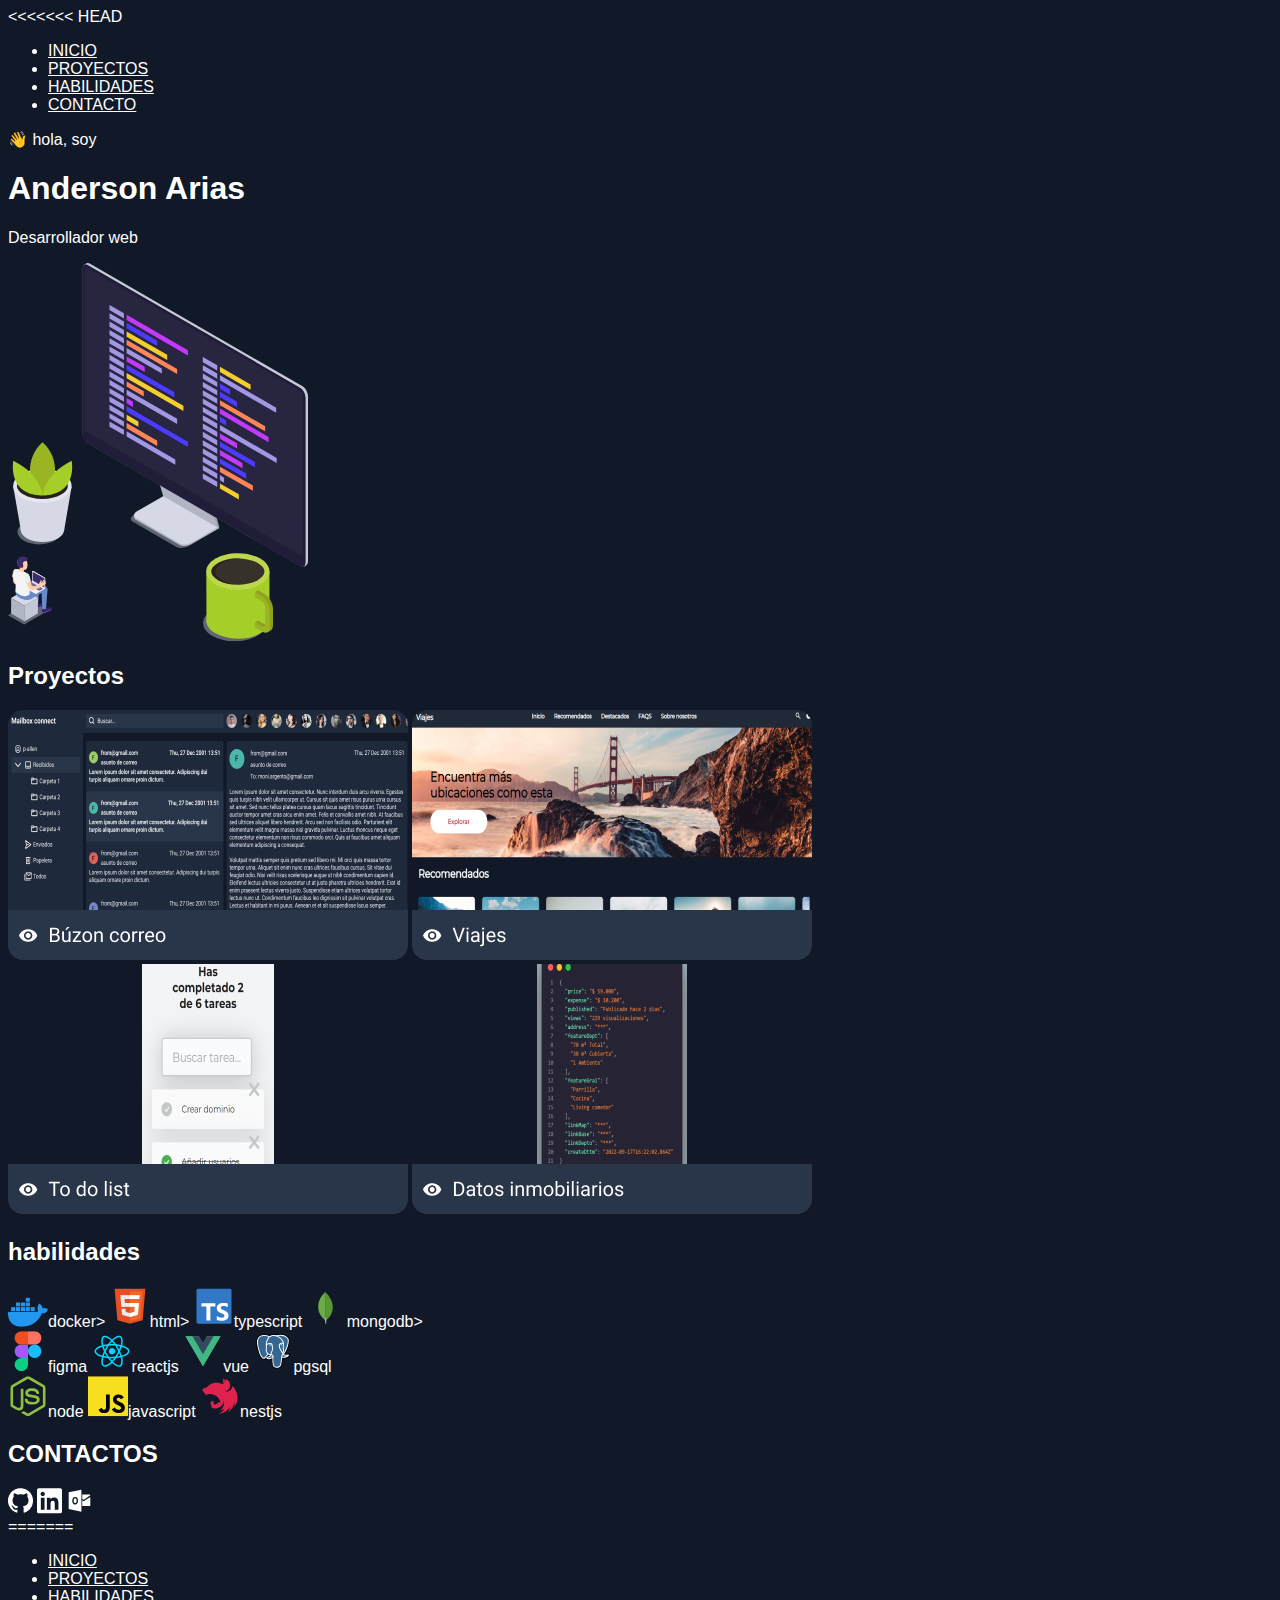
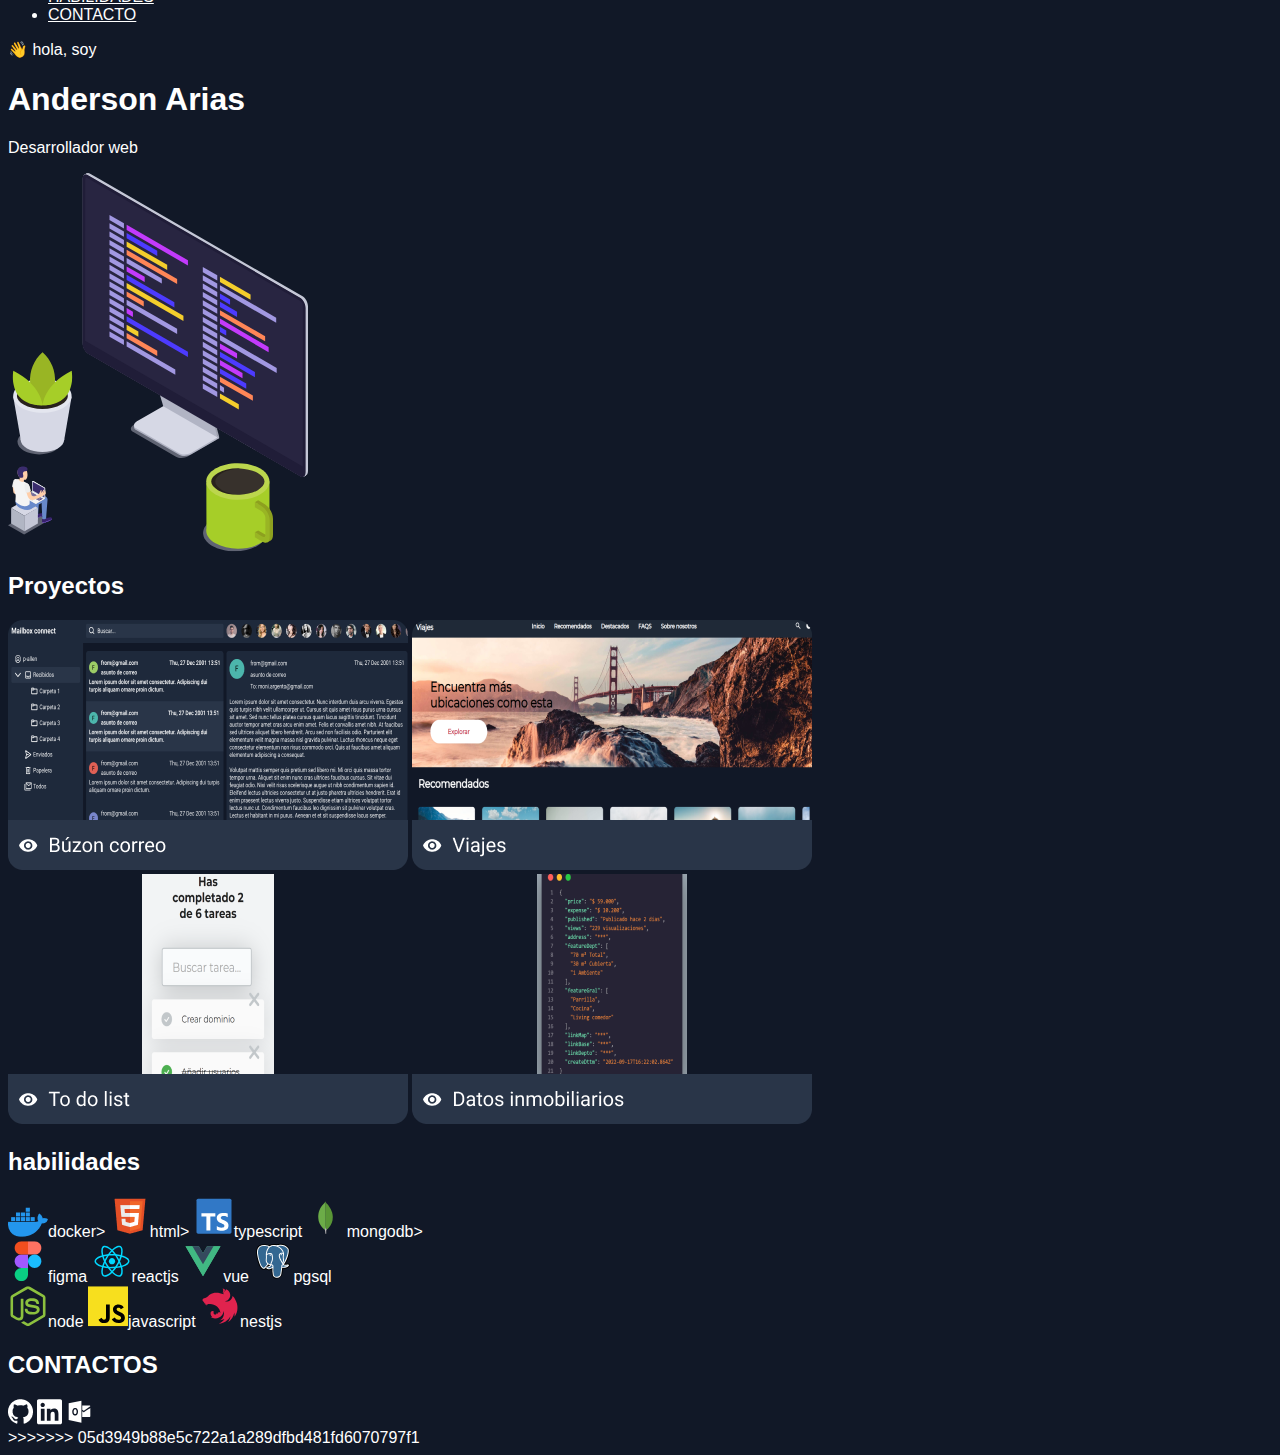
<file: index.html>
<<<<<<< HEAD
<!DOCTYPE html>
<html lang="en">
<head>
    <meta charset="UTF-8">
    <meta name="viewport" content="width=device-width, initial-scale=1.0">
    <title>Anderson Arias</title>
</head>
   <meta charset="UTF-8">
   <meta name="viewport" content="width=device-width,initial-scale=1.0">
   <meta property="og:title" content="Anderson Arias - portafolio">
   <meta property="og:description" content="Bienvenido a mi pagina web donde encontraras informacion acerca de mis proyectos">
   <meta property="og:image" content="https://media.gq.com.mx/photos/609c0fdeee4372271f0b9056/1:1/w_2000,h_2000,c_limit/salir%20guapo%20en%20fotos-605380757.jpg">
   <meta property="og:type" content="website">
   <meta property="og:keywords" content="Anderson Arias Miranda,UCSP,CERTUS,LIMA,HTML,Desarrollador web,instrutor,portafolio">
   <title> andrson arias miranda</title>


<style>
    * {
        background-color: #111827;
        color: white;
        font-family: Arial, Helvetica, sans-serif;
      }
</style>


<body> 
    <nav>
        <ul>
          <li><a href="">INICIO</a></li>
          <li><a href="">PROYECTOS</a></li>
          <li><a href="">HABILIDADES</a></li>
          <li><a href="">CONTACTO</a></li>
        </ul>

    </nav>
      <!--section presentacioon-->
    <section>
        <div>
            <p>👋 hola, soy</p>
            <h1>Anderson Arias</h1>
            <p>Desarrollador web</p>
        </div>
        </div>
           <img src="./Image/img/landing/coding.svg" alt="logo presentacion">
        </div>
    </section>
    
      <!--section: proyectos-->
    <section>
        <h2>Proyectos</h2>
        <div>
            <img src="./Image/img/projects/mail-box.png" alt="mail-box">
            <img src="./Image/img/projects/viajes.png" alt="viajes">
        </div>
        <div>
            <img src="./Image/img/projects/to-do-list.png" alt="to-do-list">
            <img src="./Image/img/projects/datos.png" alt="datos">
        </div>
    </section>
     <!--habiliades-->
    <section>
        <h2>habilidades</h2>
         <div>
            <span> <img src="./Image/img/techs/docker.png"     alt="">docker> <span></span>
             <span><img src="./Image/img/techs/html.png"       alt="">html></span>
            <span><img src="./Image/img/techs/typescript.svg"  alt="">typescript</span>
            <span><img src="./Image/img/techs/mongodb.svg"     alt="">mongodb</span>>
         </div></span>
         <div></span>
            <span><img src="./Image/img/techs/figma.svg"       alt="">figma</span>
            <span><img src="./Image/img/techs/reactjs.svg"     alt="">reactjs</span>
            <span><img src="./Image/img/techs/vue.svg"         alt="">vue</span>
            <span><img src="./Image/img/techs/pgsql.svg"       alt="">pgsql</span>
         </div>
         <div>
            <span><img src="./Image/img/techs/node-js.svg"      alt="">node</span>
            <span><img src="./Image/img/techs/javascript.svg"   alt="">javascript</span>
            <span><img src="./Image/img/techs/nestjs.svg"      alt="">nestjs</span>
              
         </div>

    </section>
    <!--contactos-->
    <section>
        <h2>CONTACTOS</h2>
        <div>
            <img src="./Image/img/social-media/GitHub.png" alt="">
            <img src="./Image/img/social-media/Linkedin.svg" alt="">
            <img src="./Image/img/social-media/outlook.svg" alt="">
        </div>
    </section>
</body>
</html>



=======
<!DOCTYPE html>
<html lang="en">
<head>
    <meta charset="UTF-8">
    <meta name="viewport" content="width=device-width, initial-scale=1.0">
    <title>Anderson Arias</title>
</head>
<style>
    *{
        background-color: #111827;
        color: white;
        font-family: Arial, Helvetica, sans-serif;
    }
</style>



<body> 
    <nav>
        <ul>
          <li><a href="">INICIO</a></li>
          <li><a href="">PROYECTOS</a></li>
          <li><a href="">HABILIDADES</a></li>
          <li><a href="">CONTACTO</a></li>
        </ul>

    </nav>
      <!--section presentacioon-->
    <section>
        <div>
            <p>👋 hola, soy</p>
            <h1>Anderson Arias</h1>
            <p>Desarrollador web</p>
        </div>
        </div>
           <img src="./Image/img/landing/coding.svg" alt="logo presentacion">
        </div>
    </section>
    
      <!--section: proyectos-->
    <section>
        <h2>Proyectos</h2>
        <div>
            <img src="./Image/img/projects/mail-box.png" alt="mail-box">
            <img src="./Image/img/projects/viajes.png" alt="viajes">
        </div>
        <div>
            <img src="./Image/img/projects/to-do-list.png" alt="to-do-list">
            <img src="./Image/img/projects/datos.png" alt="datos">
        </div>
    </section>
     <!--habiliades-->
    <section>
        <h2>habilidades</h2>
         <div>
            <span> <img src="./Image/img/techs/docker.png"     alt="">docker> <span></span>
             <span><img src="./Image/img/techs/html.png"       alt="">html></span>
            <span><img src="./Image/img/techs/typescript.svg"  alt="">typescript</span>
            <span><img src="./Image/img/techs/mongodb.svg"     alt="">mongodb</span>>
         </div></span>
         <div></span>
            <span><img src="./Image/img/techs/figma.svg"       alt="">figma</span>
            <span><img src="./Image/img/techs/reactjs.svg"     alt="">reactjs</span>
            <span><img src="./Image/img/techs/vue.svg"         alt="">vue</span>
            <span><img src="./Image/img/techs/pgsql.svg"       alt="">pgsql</span>
         </div>
         <div>
            <span><img src="./Image/img/techs/node-js.svg"      alt="">node</span>
            <span><img src="./Image/img/techs/javascript.svg"   alt="">javascript</span>
            <span><img src="./Image/img/techs/nestjs.svg"      alt="">nestjs</span>
              
         </div>

    </section>
    <!--contactos-->
    <section>
        <h2>CONTACTOS</h2>
        <div>
            <img src="./Image/img/social-media/GitHub.png" alt="">
            <img src="./Image/img/social-media/Linkedin.svg" alt="">
            <img src="./Image/img/social-media/outlook.svg" alt="">
        </div>
    </section>
</body>
</html>



>>>>>>> 05d3949b88e5c722a1a289dfbd481fd6070797f1
</file>
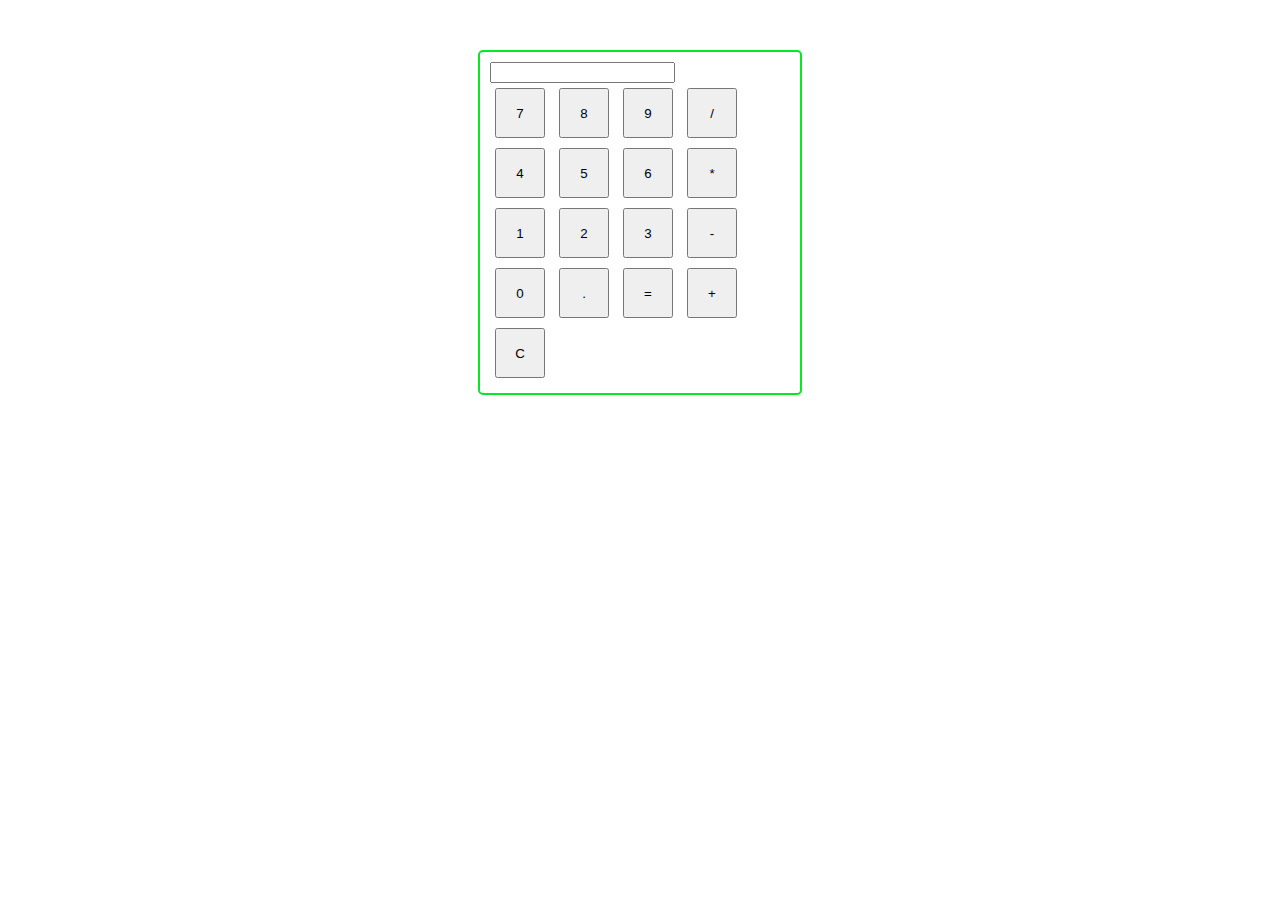
<file: CALCULADORA 2022/index.html>
<!DOCTYPE html>
<html lang="es">
<head>
  <meta charset="UTF-8">
  <meta name="viewport" content="width=device-width, initial-scale=1.0">
  <title>Calculadora</title>
  <link rel="stylesheet" type="text/css" href="styles.css">
</head>
<body>

<div class="calculator">
  <input type="text" id="display" readonly>
  <br>
  <input type="button" value="7" onclick="addToDisplay('7')">
  <input type="button" value="8" onclick="addToDisplay('8')">
  <input type="button" value="9" onclick="addToDisplay('9')">
  <input type="button" value="/" onclick="addToDisplay('/')">
  <br>
  <input type="button" value="4" onclick="addToDisplay('4')">
  <input type="button" value="5" onclick="addToDisplay('5')">
  <input type="button" value="6" onclick="addToDisplay('6')">
  <input type="button" value="*" onclick="addToDisplay('*')">
  <br>
  <input type="button" value="1" onclick="addToDisplay('1')">
  <input type="button" value="2" onclick="addToDisplay('2')">
  <input type="button" value="3" onclick="addToDisplay('3')">
  <input type="button" value="-" onclick="addToDisplay('-')">
  <br>
  <input type="button" value="0" onclick="addToDisplay('0')">
  <input type="button" value="." onclick="addToDisplay('.')">
  <input type="button" value="=" onclick="calculate()">
  <input type="button" value="+" onclick="addToDisplay('+')">
  <br>
  <input type="button" value="C" onclick="clearDisplay()">
</div>

<script src="script.js"></script>

</body>
</html>
</file>
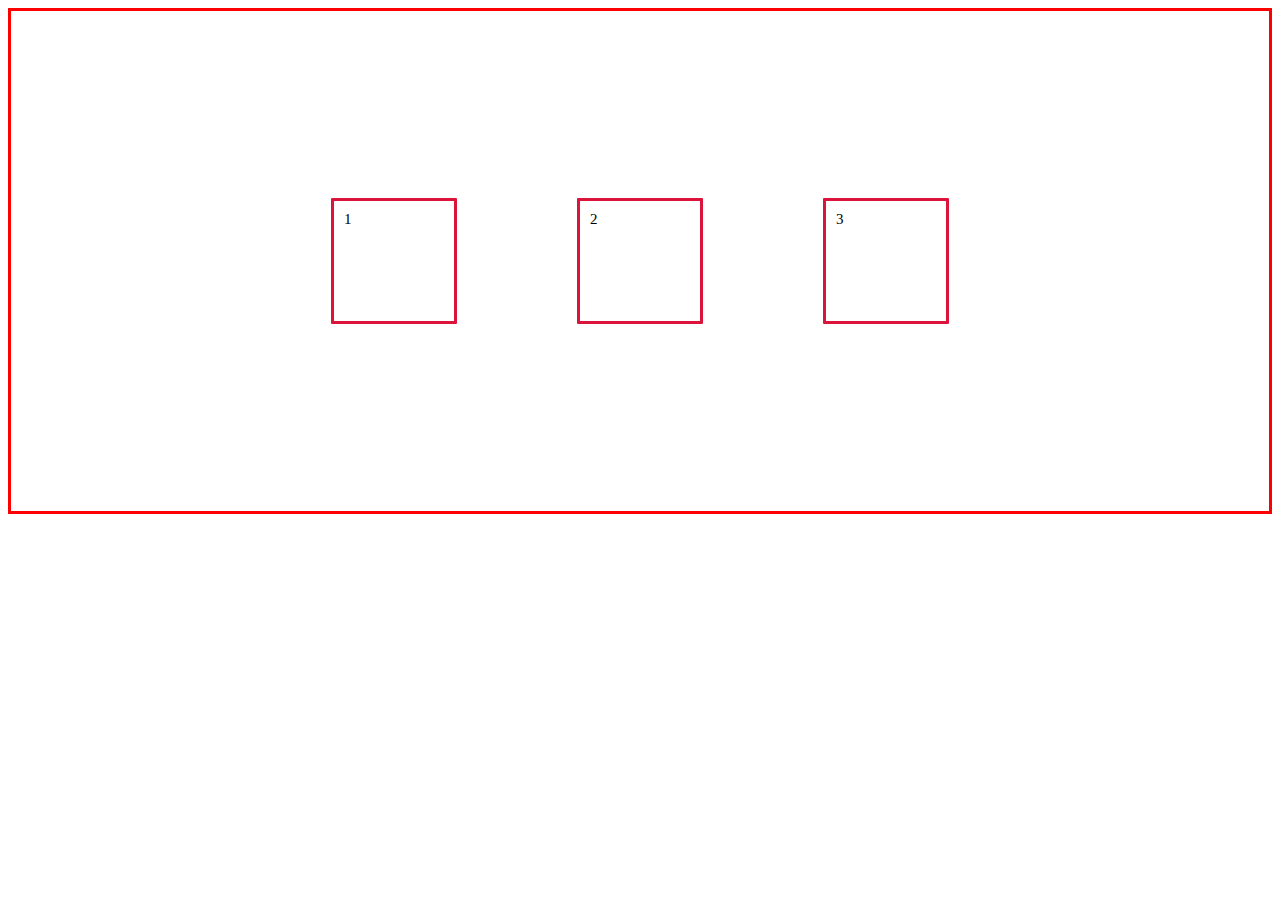
<file: CSS/index.html>
<!DOCTYPE html>
<html lang="en">
<head>
    <meta charset="UTF-8">
    <meta name="viewport" content="width=device-width, initial-scale=1.0">
    <link rel="stylesheet" href="./index.css">
    <title>Document</title>
</head>
<body>
<section>
    <div>1</div>
    <div>2</div>
    <div>3</div>
</section>
</body>
</html>
</file>
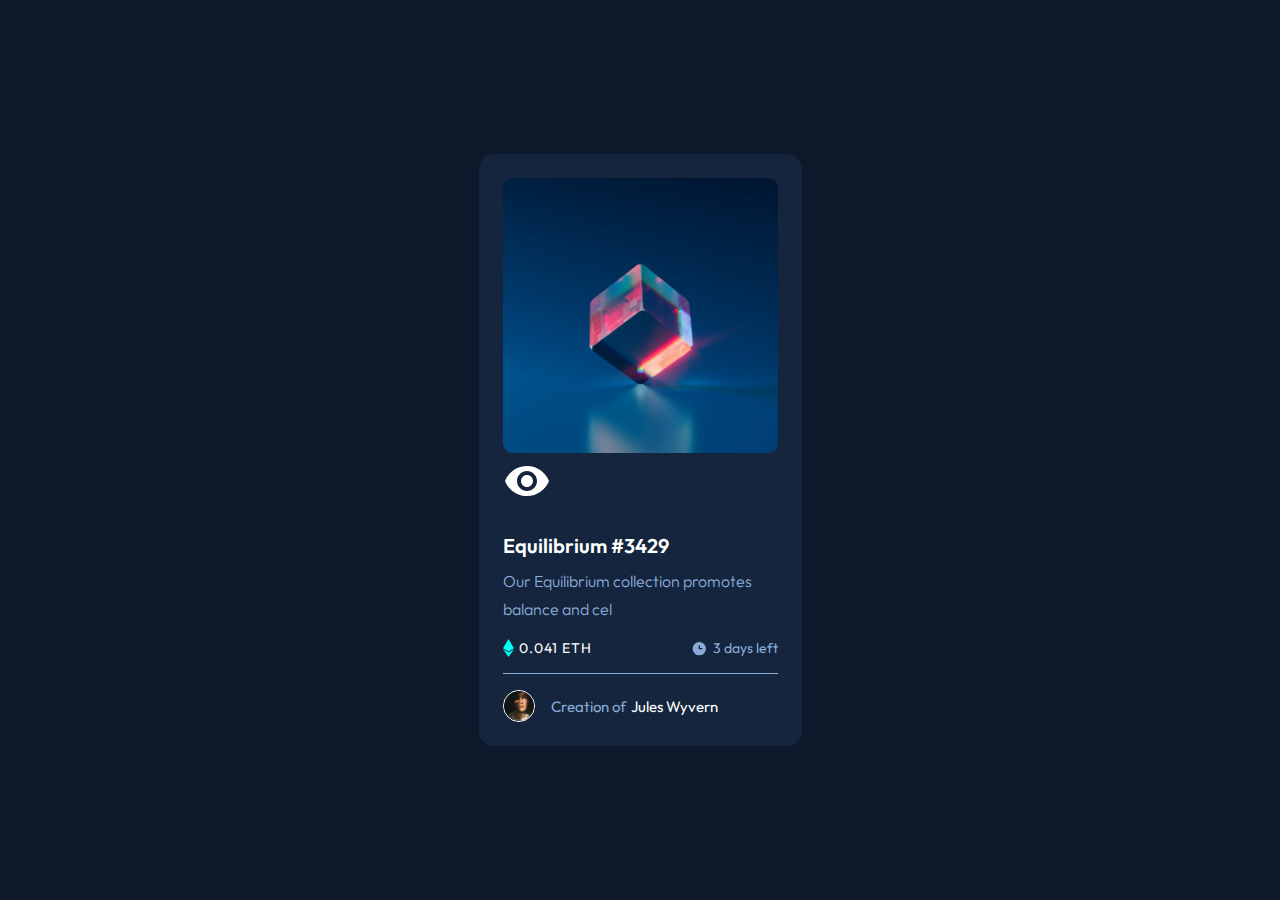
<file: Reto-2/index.html>
<!DOCTYPE html>
<html lang="en">
<head>
    <meta charset="UTF-8">
    <meta name="viewport" content="width=device-width, initial-scale=1.0">
    <link rel="preconnect" href="https://fonts.googleapis.com">
    <link rel="preconnect" href="https://fonts.gstatic.com" crossorigin>
    <link href="https://fonts.googleapis.com/css2?family=Outfit:wght@100..900&display=swap" rel="stylesheet">
    <link rel="stylesheet" href="style.css">
    <link 
    rel="icon" 
    type="image/png"
    sizes="32x32"
    href="./images/favicon-32x32.png">
    <title>NFT preview card component</title>
</head>
<body>
    <div class="card">
        <div class="image">
            <img src="./images/image-equilibrium.jpg" alt="" class="mainImg">
        </div>
        <div>
            <img src="./images/icon-view.svg" alt="">
        </div>
        <h3>Equilibrium #3429</h3>
        <div class="description">
            Our Equilibrium collection promotes balance and cel
        </div>
        <div class="price-days">
                <div class="price">
                    <img src="./images/icon-ethereum.svg" alt="">
                    0.041 ETH
                </div>
                <div class="days">
                    <img src="./images/icon-clock.svg" alt="">
                    3 days left
                </div>
        </div>
        <div class="creator">
            <img src="./images/image-avatar.png" alt="" class="avatar">
            Creation of <span>Jules Wyvern</span>
        </div>
    </div>
    
</body>
</html>
</file>
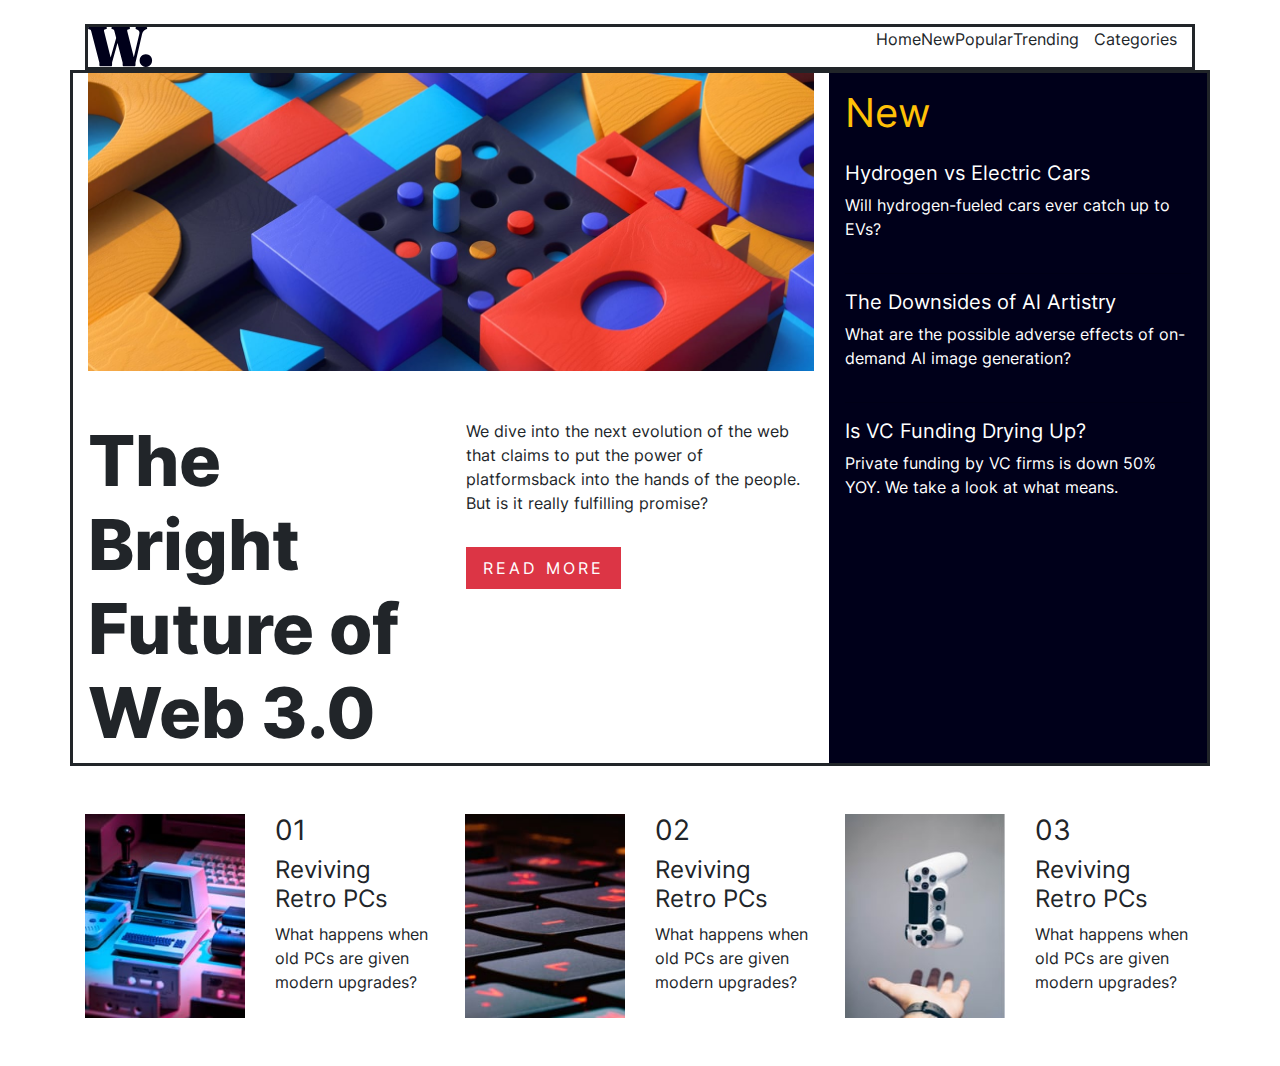
<file: reciclaje/assets/index.html>
<!DOCTYPE html>
<html lang="en">
<head>
    <meta charset="UTF-8">
    <meta name="viewport" content="width=device-width, initial-scale=1.0">
    <title>Document</title>
    <link rel="stylesheet" href="https://cdn.jsdelivr.net/npm/bootstrap@4.3.1/dist/css/bootstrap.min.css" integrity="sha384-ggOyR0iXCbMQv3Xipma34MD+dH/1fQ784/j6cY/iJTQUOhcWr7x9JvoRxT2MZw1T" crossorigin="anonymous">
    <link rel="stylesheet" href="./index.css">

</head>
<body class="container mt-4">
    <nav style="border: solid;" class="d-flex justify-content-between align-items-center">
        <div>
            <img src="./images/logo.svg" alt="">
        </div>
        <div>
            <ul class="d-flex list-unstyled gap-4">
                <li>Home</li>
                <li>New</li>
                <li>Popular</li>
                <li>Trending</li><div class="container text-center">
                <li>Categories</li>
            </ul>
        </div>
    </nav>
    <!--Seccion de Main-->
    <section style="border:solid" class="row">
        <div class="col-lg-8">
            <div>
                <img width="100%" src="./images/image-web-3-desktop.jpg" alt="">
            </div>
            <div class="row pt-5">
                <div class="col-lg-6">
                    <h2 class="text-principal">The Bright Future of Web 3.0</h2>
                </div>
                <div class="col-lg-6"> 
                    <p class="pb-3">We dive into the next evolution of the web that claims to put the power of platformsback into the hands of the people.
                    But is it really fulfilling promise? </p>
                                    <!--uppercase/convierte a mayuscula bgdanger/colorrojo -->
                    <button class="btn text-uppercase bg-danger text-white letter-3 px-3 py-2 rounded-0 " >read more</button>
                </div>
            </div>
        </div>

        <div class="col bg-primary text-white p-3 ">
            <h1 class="text-warning pb-3">New</h1>
            <h5>Hydrogen vs Electric Cars</h5>
            <p class="pb-3">Will hydrogen-fueled cars ever catch up to EVs?</p>

            <hr>
            <h5>The Downsides of Al Artistry</h5>
            <p class="pb-3">What are the possible adverse effects of on-demand Al image generation?</p>

            <hr>
            <h5>Is VC Funding Drying Up?</h5>
            <p class="pb-3">Private funding by VC firms is down 50% YOY. We take a look at what means.</p>
        </div> 
    </section>
    <section class="row my-5">
        <div class="col row">
            <div class="col">
                <img width="100%" src="./images/image-retro-pcs.jpg" alt="">
            </div>
            <div class="col">
                <h3>01</h3>
                <h4>Reviving Retro PCs</h4>
                <p>What happens when old PCs are given modern upgrades?</p>
            </div>
        </div>
        <div class="col  row">
            <div class="col ">
                <img width="100%" src="./images/image-top-laptops.jpg" alt="">
            </div>
            <div class="col">
                <h3>02</h3>
                <h4>Reviving Retro PCs</h4>
                <p>What happens when old PCs are given modern upgrades?</p>
            </div>
        </div>
        <div class="col row">
            <div class="col">
                <img width="100%" src="./images/image-gaming-growth.jpg" alt="">
            </div>
            <div class="col">
                <h3>03</h3>
                <h4>Reviving Retro PCs</h4>
                <p>What happens when old PCs are given modern upgrades?</p>
            </div>
        </div>
    </section>
    <script
      src="https://cdn.jsdelivr.net/npm/bootstrap@5.3.1/dist/js/bootstrap.bundle.min.js"
      integrity="sha384-HwwvtgBNo3bZJJLYd8oVXjrBZt8cqVSpeBNS5n7C8IVInixGAoxmnlMuBnhbgrkm"
      crossorigin="anonymous"
    ></script>
</body>
</html>
</file>
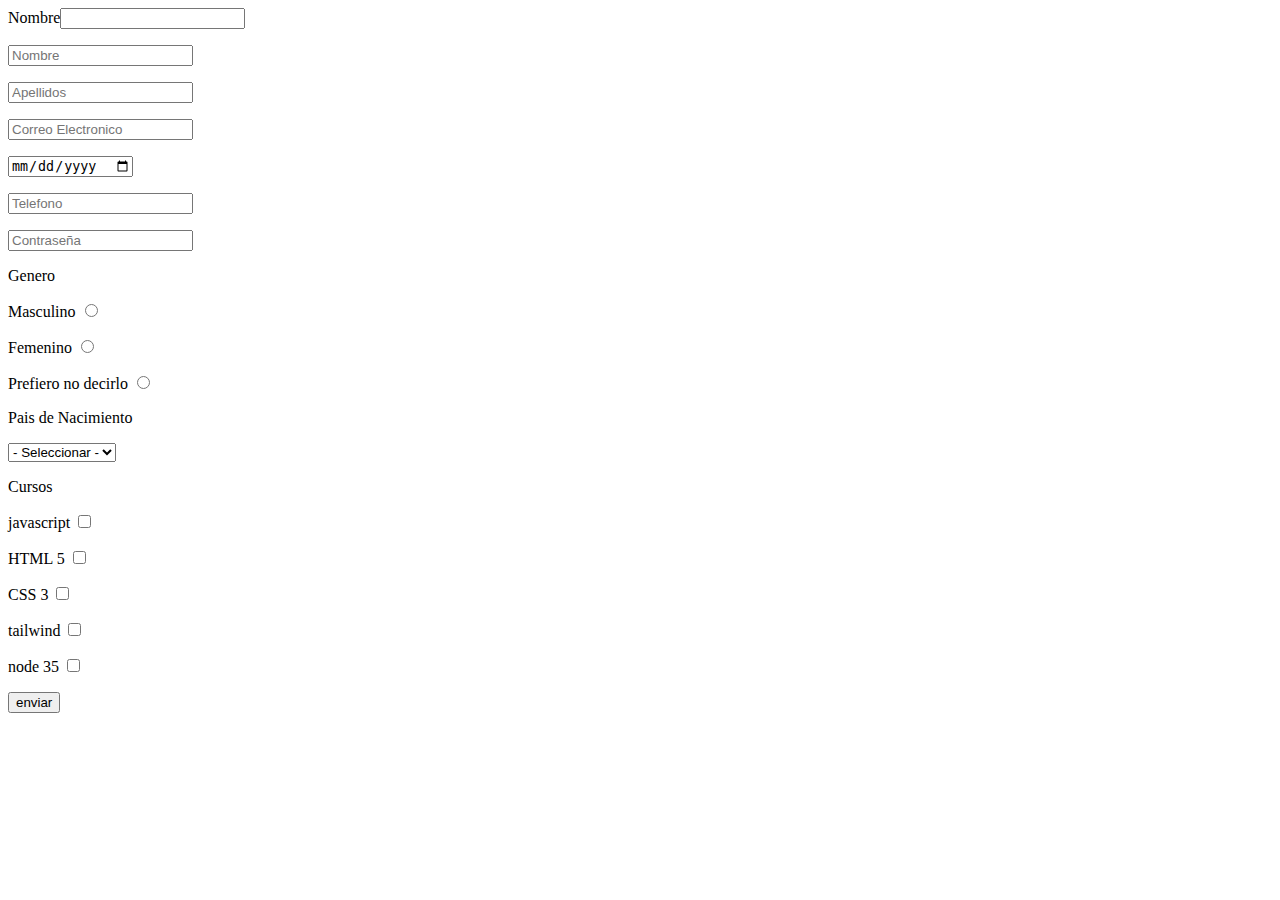
<file: formulario .html>
<!DOCTYPE html>
<html lang="en">
<head>
    <meta charset="UTF-8">
    <meta name="viewport" content="width=device-width, initial-scale=1.0">
    <title>Formulario</title>
</head>
<body>
    <section>
        <form action=""   method="post">
             <label for="">
            Nombre<input type="text">
             </Label>

            <p><input type="text"     placeholder="Nombre"                  name="nombres"            ></p>
            <p><input type="text"     placeholder="Apellidos"               name="apellidos"          ></p>
            <p><input type="email"    placeholder="Correo Electronico"      name="correo electronico" ></p>
            <p><input type="date"     placeholder="Fecha de nacimiento"     name="fecha de nacimiento"></p>
            <p><input type="tel"      placeholder="Telefono"                name="telefono"           ></p>
            <p><input type="password" placeholder="Contraseña"              name="contraseña"         ></p>
             <p> Genero</p>
             
             
             <p>
                <label for="">
                    Masculino <input type="radio" name="genero"></p>
                </label>
             </p>

             <p>
                <label for="">
                    Femenino  <input type="radio" name="genero"></p>
                </label>
             </p>

             <p>
                    <label for="">
                    Prefiero no decirlo <input type="radio" name="genero"></p>
                </label>
             </p>


             <p>Pais de Nacimiento</p>
             <select name="Pais" id="">
                <option value="" disabled selected> - Seleccionar -</option>
                <option value="pe"> Peru     </option>
                <option value="co"> Colombia </option>
                <option value="bo"> Bolivia  </option>
                <option value="ec"> Ecuador  </option>
             </select>
             <p>Cursos</p>
             <p>javascript <input type="checkbox"  name="curso_1"   ></p>
             <p>HTML 5     <input type="checkbox"  name="curso_2"   ></p>
             <p>CSS 3      <input type="checkbox"  name="curso_3"   ></p>
             <p>tailwind   <input type="checkbox"  name="curso_4"   ></p>
             <p>node 35    <input type="checkbox"  name="curso_5"   ></p>
                        
             <button type="submit">enviar</button>
                
                
        
            
                
    
            
        
            
                
        
             


            
            
             

                    
        
             

        </form>
    </section>
</body>
</html>
</file>
<file: CALCULADORA 2022/styles.css>
.calculator {
    width: 300px;
    margin: 50px auto;
    border: 2px solid #07e725;
    padding: 10px;
    border-radius: 5px;
  }
  
  .calculator input[type="button"] {
    width: 50px;
    height: 50px;
    margin: 5px;
  }
</file>
<file: CSS/index.css>
*{
    background-color: white;
}
h1 {
     color: aqua;
     font-size: 180px;
}

p{
    color:  black;
    font-size: 14px;

}
.presentacion{
    color: brown;
    font-family: Arial, "Helvetica Neue", Helvetica, sans-serif;
    font-size: 20px;
    background-color: chartreuse;
}

div{
    border: solid crimson;
    width: 100px;
    height: 100px;
    font-size: 15px;
    padding: 10px;
    margin: 60px;
    border-radius: 1px;
}
section{
    border: solid red;
    display: flex;
    justify-content: center;
    align-items: center;
    height: 500px;
}
</file>
<file: Reto-2/style.css>
* {
    padding: 0;
    margin: 0;
}

body {
    background-color: hsl(217, 54%, 11%);
    width: 100%;
    height: 100vh;
    color: white;
    display: flex;
    justify-content: center;
    align-items: center;
    font-family: outfit;
}

.card{
    background-color: hsl(216, 50%, 16%);
    border-radius: 15px;
    width: 275px;
    padding: 1.5rem;
}

.image{
    position: relative;
}

.image div{
    position: absolute;
    background-color: hsl(178, 100% 50%);
    top: 0;
    width: 100%;
    height: 100%;
    opacity: 0;
}

.image div:haver{
    opacity: 1;
    cursor: pointer;
    border-radius: 10px;
}

.image div img{
    position: absolute;
    top: 50%;
    left: 50%;
    transform: translate(-50%, -50%);
}

.mainImg{
    width: 100%;
    height: 100%;
    border-radius: 10px;
}

h3{
    margin-top: 1.5rem;
    font-size: 20px;
    font-weight: 600;
}

.description{
    margin: 0.6rem 0 1rem;
    color: hsl(215, 51%, 70%);
    line-height: 28px;
    font-weight: 300;
}

.price-days{
    display: flex;
    justify-content: space-between;
    border-bottom: 1px solid hsl(215, 51%, 70%);
    padding-bottom: 1rem;
    margin-bottom: 1rem;
}

.price{
    display: flex;
    align-items: center;
    color: hsl(178, 100% 50%);
    font-size: 14px;
    letter-spacing: 1px;
}

.price img{
    margin-right: 5px;
}

.days{
    display: flex;
    align-items: center;
    color: hsl(215, 51%, 70%);
    font-size: 14px;
}

.days img{
    margin-right: 5px;
}

.creator{
    display: flex;
    align-items: center;
    font-size: 15px;
    color: hsl(215, 51%, 70%);
}

.avatar{
    border: 1px solid white;
    border-radius: 50px;
    margin-right: 1rem;
    width: 30px;
}

span{
    color: white;
    margin-left: 5px;
}

.mainImg,
h3,
span{
    cursor:pointer
}

h3:haver,
span:haver{
    color: hsl(178, 100% 50%);
}
</file>
<file: reciclaje/assets/index.css>
@font-face {
    font-family: "inter";
    src: url(../assets/fonts/static/Inter-Regular.ttf);
    font-weight: 400;
}

@font-face {
    font-family: "inter";
    src: url(../assets/fonts/static/Inter-Bold.ttf);
    font-weight: 700;
}
@font-face {
    font-family: "inter";
    src: url(../assets/fonts/static/Inter-ExtraBold.ttf);
    font-weight: 900;
}

body {
    font-family: "inter",sans-serif;
}
.bg-primary {
    background-color: hsl(240,100%,5%) !important;
}

.text-principal {
    font-weight: 900;
    font-size: 70px;
}

.letter-3 {
    letter-spacing: 3px;
}
</file>
